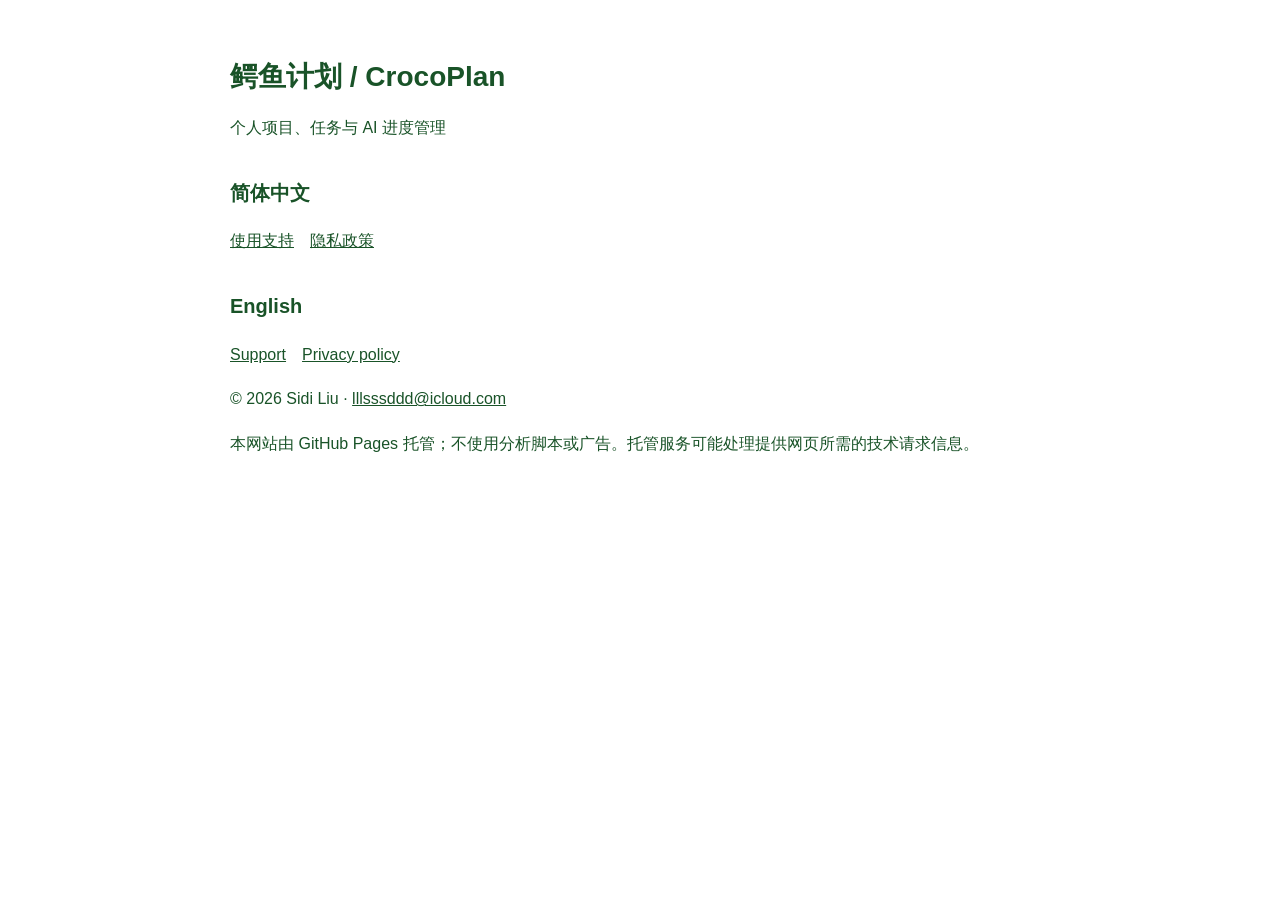
<file: index.html>
<!doctype html><html lang="zh-Hans"><head><meta charset="utf-8"><meta name="viewport" content="width=device-width,initial-scale=1"><title>鳄鱼计划 · 支持与隐私</title><link rel="stylesheet" href="style.css"></head><body><h1>鳄鱼计划 / CrocoPlan</h1><p>个人项目、任务与 AI 进度管理</p><h2>简体中文</h2><p><a href="support-zh-Hans.html">使用支持</a>　<a href="privacy-zh-Hans.html">隐私政策</a></p><h2>English</h2><p><a href="support-en-US.html">Support</a>　<a href="privacy-en-US.html">Privacy policy</a></p><p>© 2026 Sidi Liu · <a href="mailto:lllsssddd@icloud.com">lllsssddd@icloud.com</a></p><footer><p>本网站由 GitHub Pages 托管；不使用分析脚本或广告。托管服务可能处理提供网页所需的技术请求信息。</p></footer></body></html>
</file>
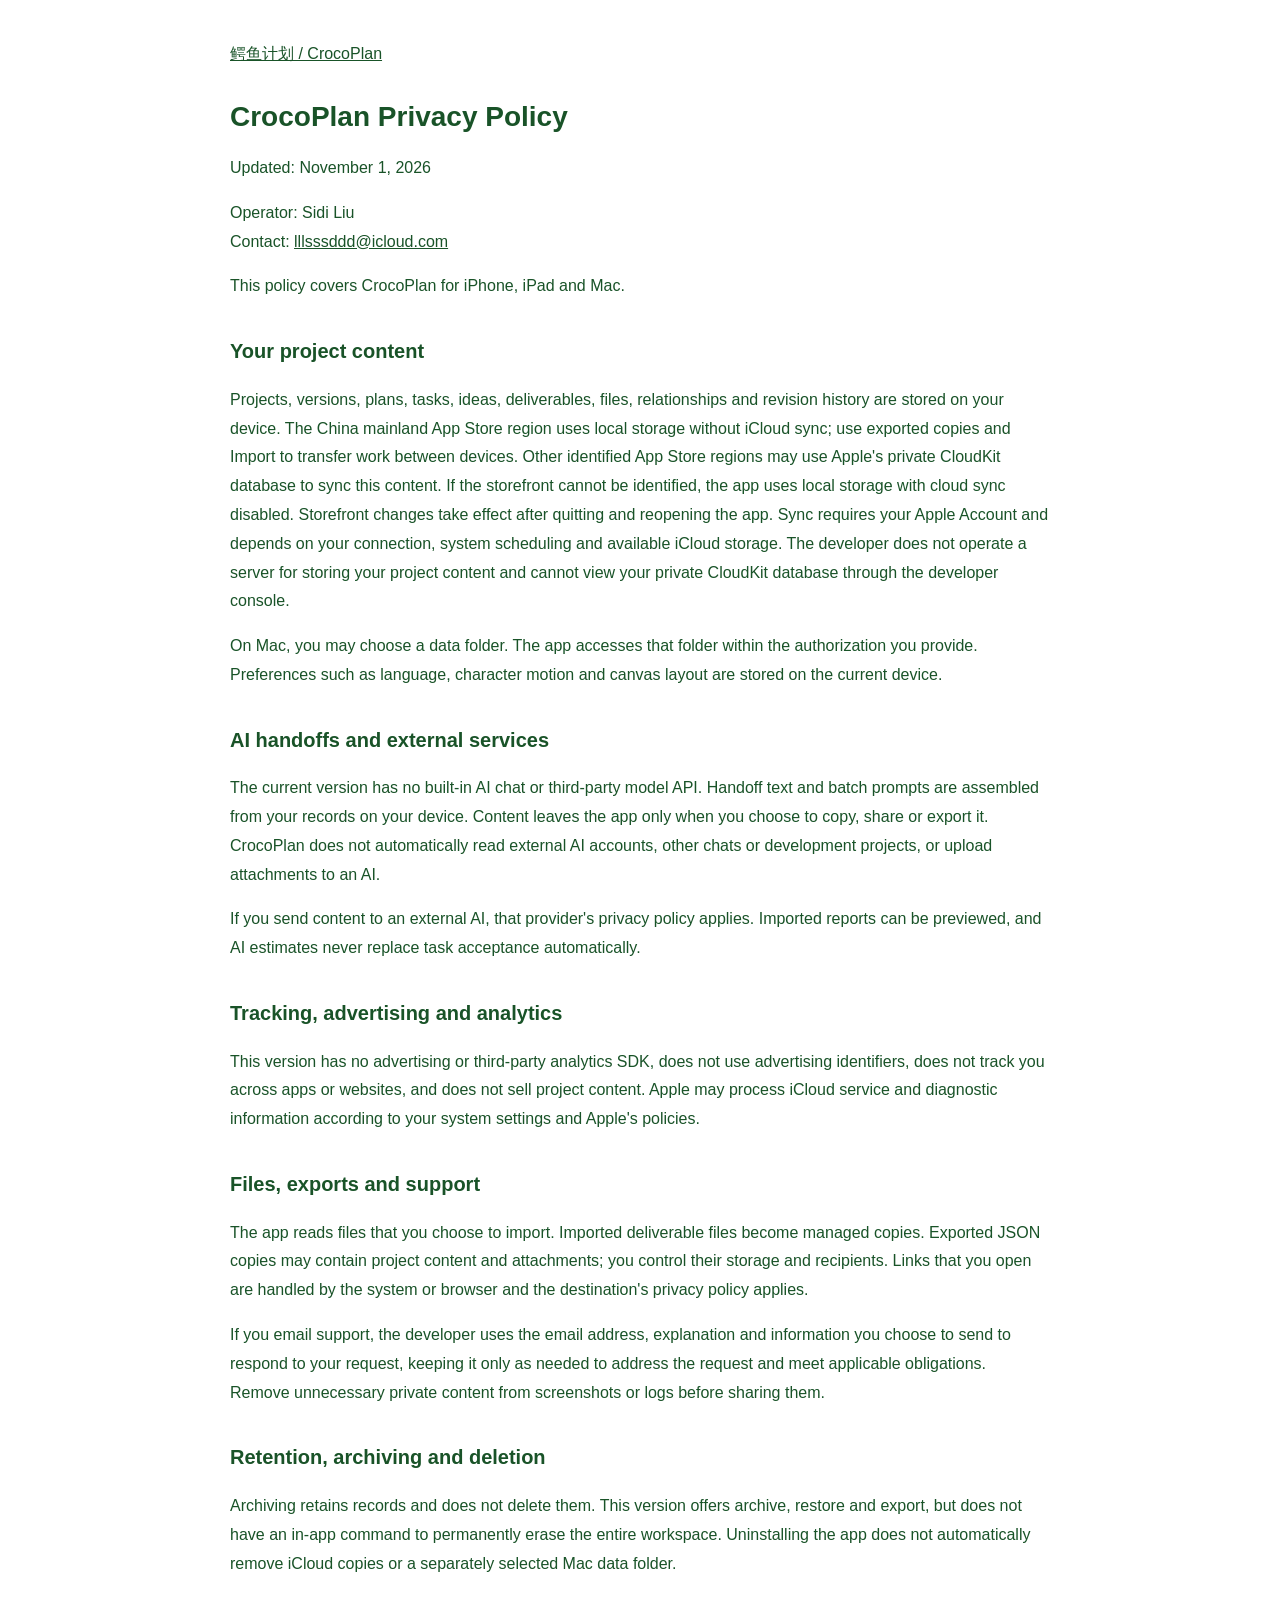
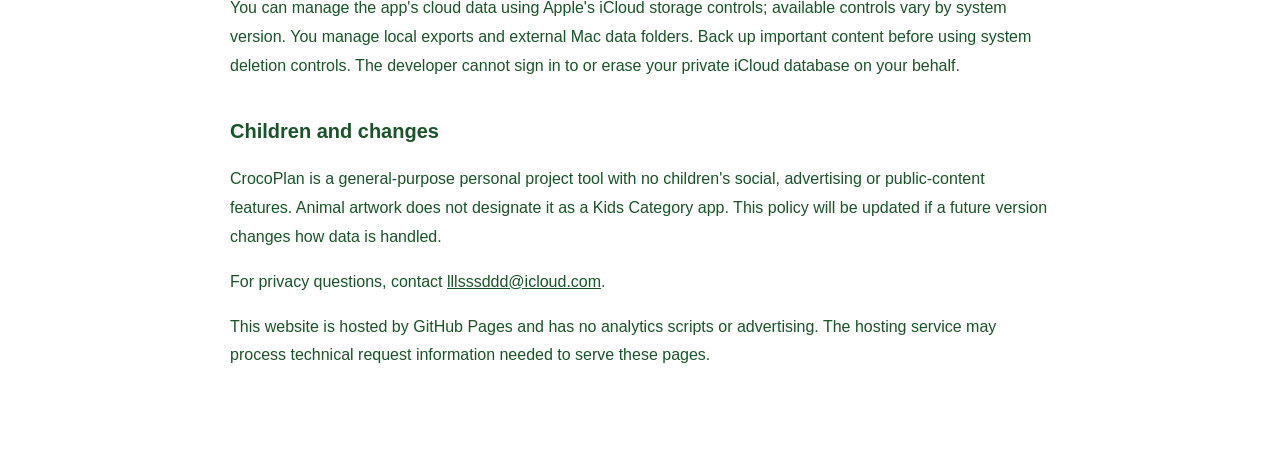
<file: privacy-en-US.html>
<!doctype html><html lang="en-US"><head><meta charset="utf-8"><meta name="viewport" content="width=device-width,initial-scale=1"><title>privacy · CrocoPlan</title><link rel="stylesheet" href="style.css"></head><body><nav><a href="index.html">鳄鱼计划 / CrocoPlan</a></nav><h1>CrocoPlan Privacy Policy</h1><p>Updated: November 1, 2026</p><p>Operator: Sidi Liu  
Contact: <a href="mailto:lllsssddd@icloud.com">lllsssddd@icloud.com</a></p><p>This policy covers CrocoPlan for iPhone, iPad and Mac.</p><h2>Your project content</h2><p>Projects, versions, plans, tasks, ideas, deliverables, files, relationships and revision history are stored on your device. The China mainland App Store region uses local storage without iCloud sync; use exported copies and Import to transfer work between devices. Other identified App Store regions may use Apple&#x27;s private CloudKit database to sync this content. If the storefront cannot be identified, the app uses local storage with cloud sync disabled. Storefront changes take effect after quitting and reopening the app. Sync requires your Apple Account and depends on your connection, system scheduling and available iCloud storage. The developer does not operate a server for storing your project content and cannot view your private CloudKit database through the developer console.</p><p>On Mac, you may choose a data folder. The app accesses that folder within the authorization you provide. Preferences such as language, character motion and canvas layout are stored on the current device.</p><h2>AI handoffs and external services</h2><p>The current version has no built-in AI chat or third-party model API. Handoff text and batch prompts are assembled from your records on your device. Content leaves the app only when you choose to copy, share or export it. CrocoPlan does not automatically read external AI accounts, other chats or development projects, or upload attachments to an AI.</p><p>If you send content to an external AI, that provider&#x27;s privacy policy applies. Imported reports can be previewed, and AI estimates never replace task acceptance automatically.</p><h2>Tracking, advertising and analytics</h2><p>This version has no advertising or third-party analytics SDK, does not use advertising identifiers, does not track you across apps or websites, and does not sell project content. Apple may process iCloud service and diagnostic information according to your system settings and Apple&#x27;s policies.</p><h2>Files, exports and support</h2><p>The app reads files that you choose to import. Imported deliverable files become managed copies. Exported JSON copies may contain project content and attachments; you control their storage and recipients. Links that you open are handled by the system or browser and the destination&#x27;s privacy policy applies.</p><p>If you email support, the developer uses the email address, explanation and information you choose to send to respond to your request, keeping it only as needed to address the request and meet applicable obligations. Remove unnecessary private content from screenshots or logs before sharing them.</p><h2>Retention, archiving and deletion</h2><p>Archiving retains records and does not delete them. This version offers archive, restore and export, but does not have an in-app command to permanently erase the entire workspace. Uninstalling the app does not automatically remove iCloud copies or a separately selected Mac data folder.</p><p>You can manage the app&#x27;s cloud data using Apple&#x27;s iCloud storage controls; available controls vary by system version. You manage local exports and external Mac data folders. Back up important content before using system deletion controls. The developer cannot sign in to or erase your private iCloud database on your behalf.</p><h2>Children and changes</h2><p>CrocoPlan is a general-purpose personal project tool with no children&#x27;s social, advertising or public-content features. Animal artwork does not designate it as a Kids Category app. This policy will be updated if a future version changes how data is handled.</p><p>For privacy questions, contact <a href="mailto:lllsssddd@icloud.com">lllsssddd@icloud.com</a>.
</p><footer><p>This website is hosted by GitHub Pages and has no analytics scripts or advertising. The hosting service may process technical request information needed to serve these pages.</p></footer></body></html>
</file>
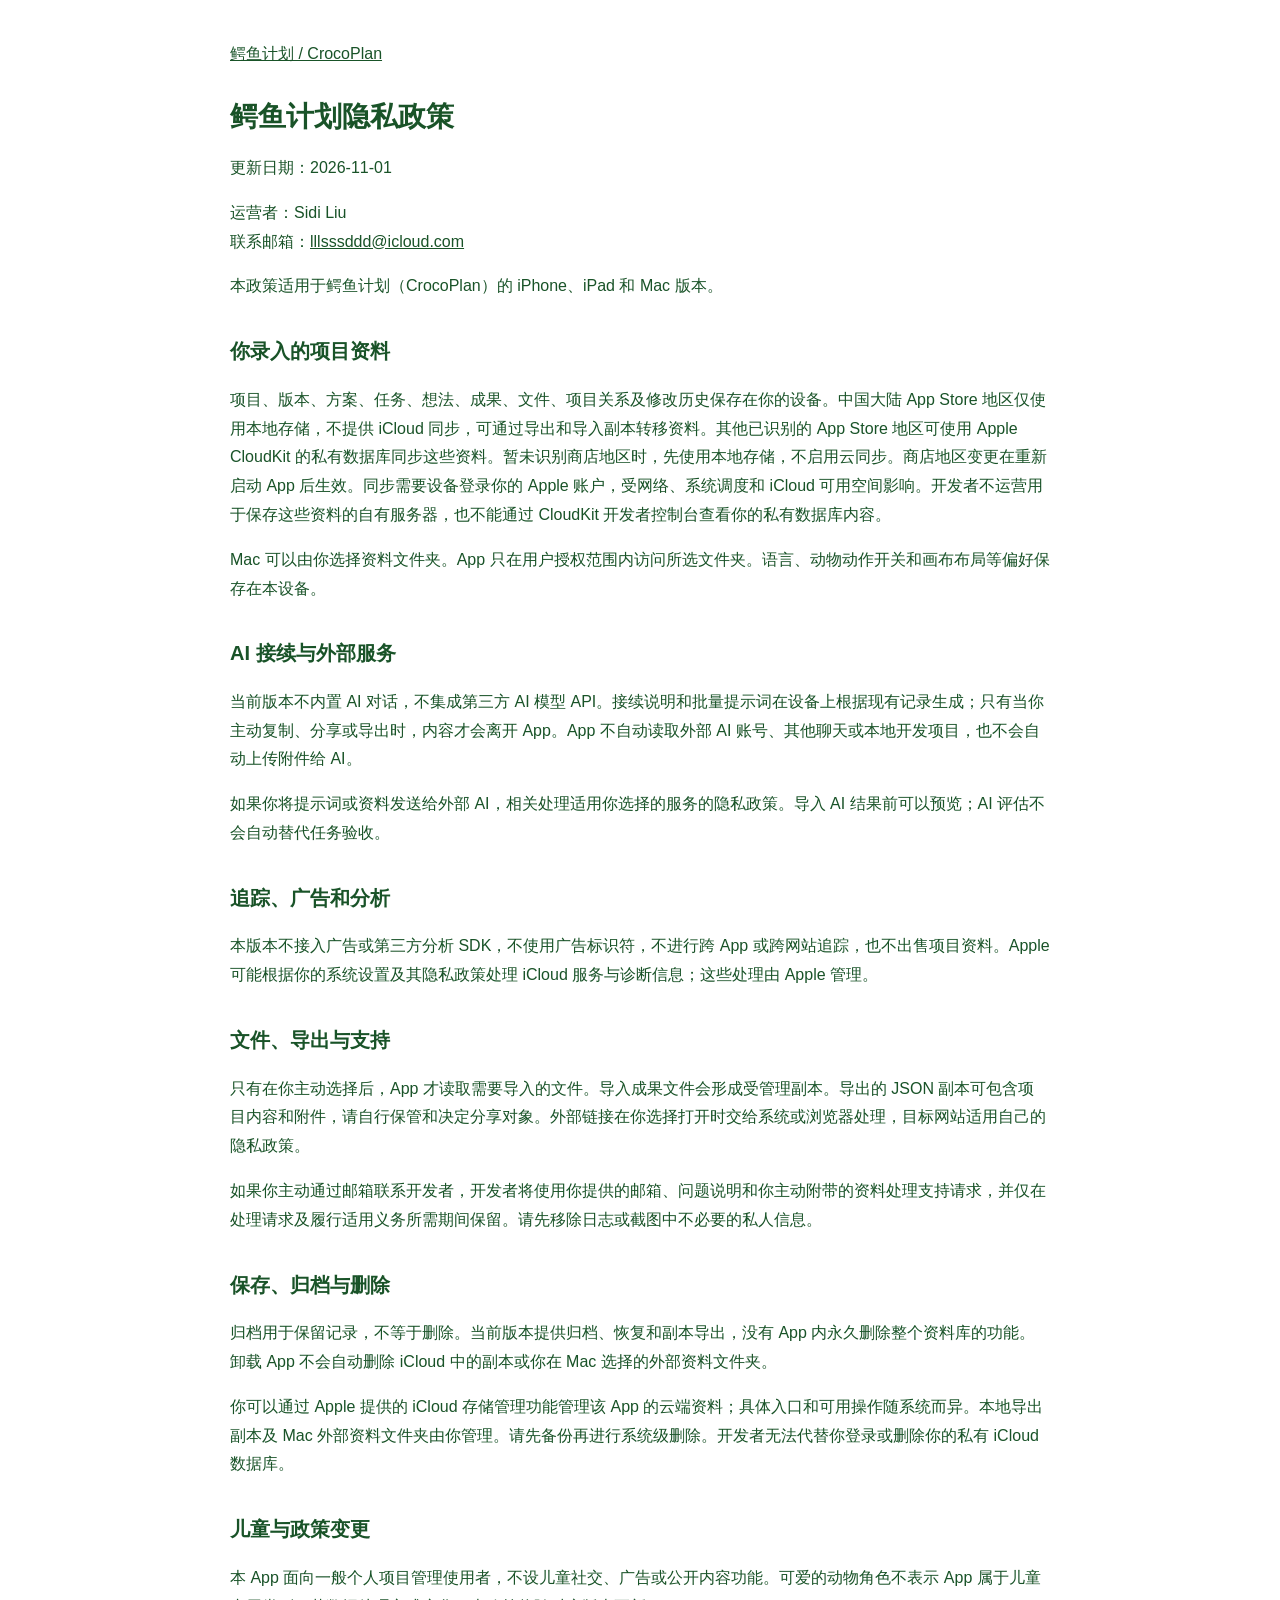
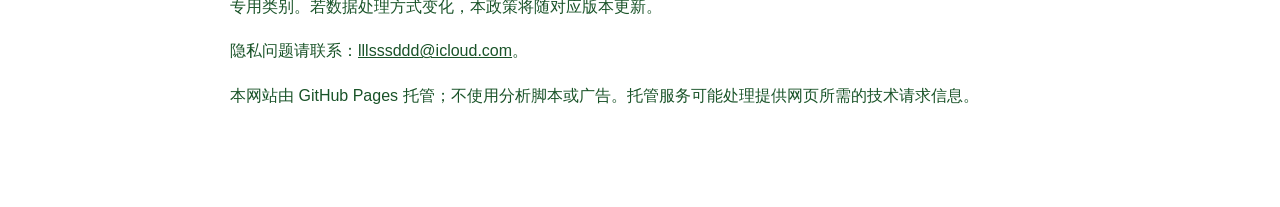
<file: privacy-zh-Hans.html>
<!doctype html><html lang="zh-Hans"><head><meta charset="utf-8"><meta name="viewport" content="width=device-width,initial-scale=1"><title>privacy · CrocoPlan</title><link rel="stylesheet" href="style.css"></head><body><nav><a href="index.html">鳄鱼计划 / CrocoPlan</a></nav><h1>鳄鱼计划隐私政策</h1><p>更新日期：2026-11-01</p><p>运营者：Sidi Liu  
联系邮箱：<a href="mailto:lllsssddd@icloud.com">lllsssddd@icloud.com</a></p><p>本政策适用于鳄鱼计划（CrocoPlan）的 iPhone、iPad 和 Mac 版本。</p><h2>你录入的项目资料</h2><p>项目、版本、方案、任务、想法、成果、文件、项目关系及修改历史保存在你的设备。中国大陆 App Store 地区仅使用本地存储，不提供 iCloud 同步，可通过导出和导入副本转移资料。其他已识别的 App Store 地区可使用 Apple CloudKit 的私有数据库同步这些资料。暂未识别商店地区时，先使用本地存储，不启用云同步。商店地区变更在重新启动 App 后生效。同步需要设备登录你的 Apple 账户，受网络、系统调度和 iCloud 可用空间影响。开发者不运营用于保存这些资料的自有服务器，也不能通过 CloudKit 开发者控制台查看你的私有数据库内容。</p><p>Mac 可以由你选择资料文件夹。App 只在用户授权范围内访问所选文件夹。语言、动物动作开关和画布布局等偏好保存在本设备。</p><h2>AI 接续与外部服务</h2><p>当前版本不内置 AI 对话，不集成第三方 AI 模型 API。接续说明和批量提示词在设备上根据现有记录生成；只有当你主动复制、分享或导出时，内容才会离开 App。App 不自动读取外部 AI 账号、其他聊天或本地开发项目，也不会自动上传附件给 AI。</p><p>如果你将提示词或资料发送给外部 AI，相关处理适用你选择的服务的隐私政策。导入 AI 结果前可以预览；AI 评估不会自动替代任务验收。</p><h2>追踪、广告和分析</h2><p>本版本不接入广告或第三方分析 SDK，不使用广告标识符，不进行跨 App 或跨网站追踪，也不出售项目资料。Apple 可能根据你的系统设置及其隐私政策处理 iCloud 服务与诊断信息；这些处理由 Apple 管理。</p><h2>文件、导出与支持</h2><p>只有在你主动选择后，App 才读取需要导入的文件。导入成果文件会形成受管理副本。导出的 JSON 副本可包含项目内容和附件，请自行保管和决定分享对象。外部链接在你选择打开时交给系统或浏览器处理，目标网站适用自己的隐私政策。</p><p>如果你主动通过邮箱联系开发者，开发者将使用你提供的邮箱、问题说明和你主动附带的资料处理支持请求，并仅在处理请求及履行适用义务所需期间保留。请先移除日志或截图中不必要的私人信息。</p><h2>保存、归档与删除</h2><p>归档用于保留记录，不等于删除。当前版本提供归档、恢复和副本导出，没有 App 内永久删除整个资料库的功能。卸载 App 不会自动删除 iCloud 中的副本或你在 Mac 选择的外部资料文件夹。</p><p>你可以通过 Apple 提供的 iCloud 存储管理功能管理该 App 的云端资料；具体入口和可用操作随系统而异。本地导出副本及 Mac 外部资料文件夹由你管理。请先备份再进行系统级删除。开发者无法代替你登录或删除你的私有 iCloud 数据库。</p><h2>儿童与政策变更</h2><p>本 App 面向一般个人项目管理使用者，不设儿童社交、广告或公开内容功能。可爱的动物角色不表示 App 属于儿童专用类别。若数据处理方式变化，本政策将随对应版本更新。</p><p>隐私问题请联系：<a href="mailto:lllsssddd@icloud.com">lllsssddd@icloud.com</a>。
</p><footer><p>本网站由 GitHub Pages 托管；不使用分析脚本或广告。托管服务可能处理提供网页所需的技术请求信息。</p></footer></body></html>
</file>
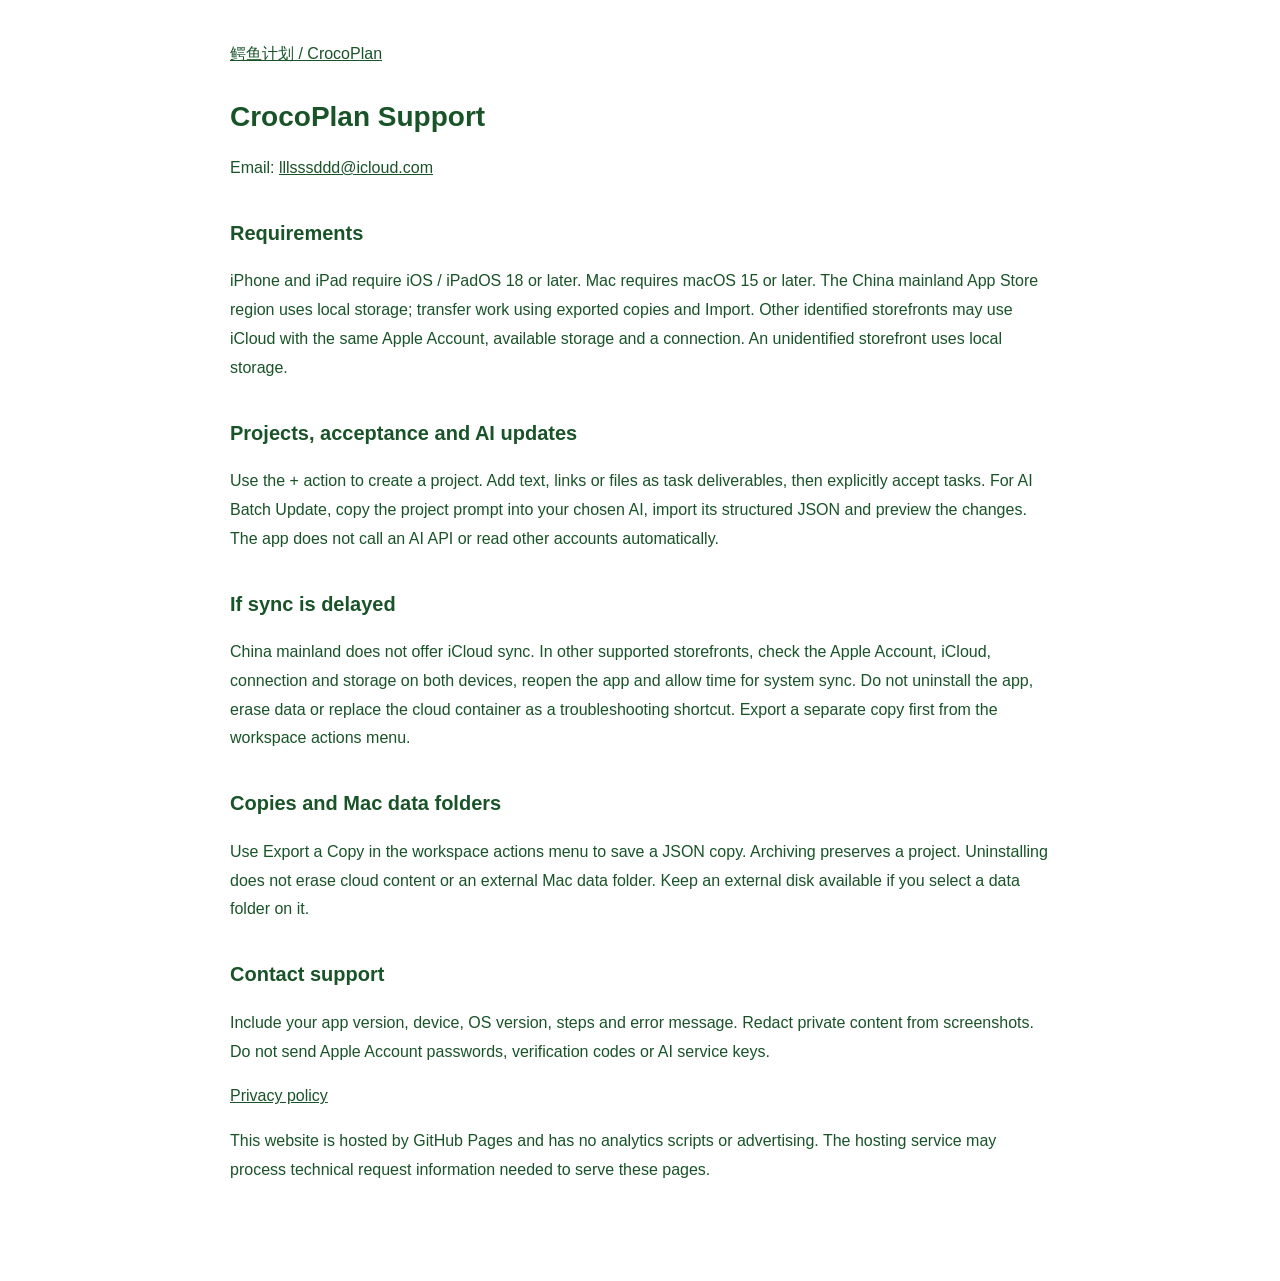
<file: support-en-US.html>
<!doctype html><html lang="en-US"><head><meta charset="utf-8"><meta name="viewport" content="width=device-width,initial-scale=1"><title>support · CrocoPlan</title><link rel="stylesheet" href="style.css"></head><body><nav><a href="index.html">鳄鱼计划 / CrocoPlan</a></nav><h1>CrocoPlan Support</h1><p>Email: <a href="mailto:lllsssddd@icloud.com">lllsssddd@icloud.com</a></p><h2>Requirements</h2><p>iPhone and iPad require iOS / iPadOS 18 or later. Mac requires macOS 15 or later. The China mainland App Store region uses local storage; transfer work using exported copies and Import. Other identified storefronts may use iCloud with the same Apple Account, available storage and a connection. An unidentified storefront uses local storage.</p><h2>Projects, acceptance and AI updates</h2><p>Use the + action to create a project. Add text, links or files as task deliverables, then explicitly accept tasks. For AI Batch Update, copy the project prompt into your chosen AI, import its structured JSON and preview the changes. The app does not call an AI API or read other accounts automatically.</p><h2>If sync is delayed</h2><p>China mainland does not offer iCloud sync. In other supported storefronts, check the Apple Account, iCloud, connection and storage on both devices, reopen the app and allow time for system sync. Do not uninstall the app, erase data or replace the cloud container as a troubleshooting shortcut. Export a separate copy first from the workspace actions menu.</p><h2>Copies and Mac data folders</h2><p>Use Export a Copy in the workspace actions menu to save a JSON copy. Archiving preserves a project. Uninstalling does not erase cloud content or an external Mac data folder. Keep an external disk available if you select a data folder on it.</p><h2>Contact support</h2><p>Include your app version, device, OS version, steps and error message. Redact private content from screenshots. Do not send Apple Account passwords, verification codes or AI service keys.
</p><p><a href="privacy-en-US.html">Privacy policy</a></p><footer><p>This website is hosted by GitHub Pages and has no analytics scripts or advertising. The hosting service may process technical request information needed to serve these pages.</p></footer></body></html>
</file>
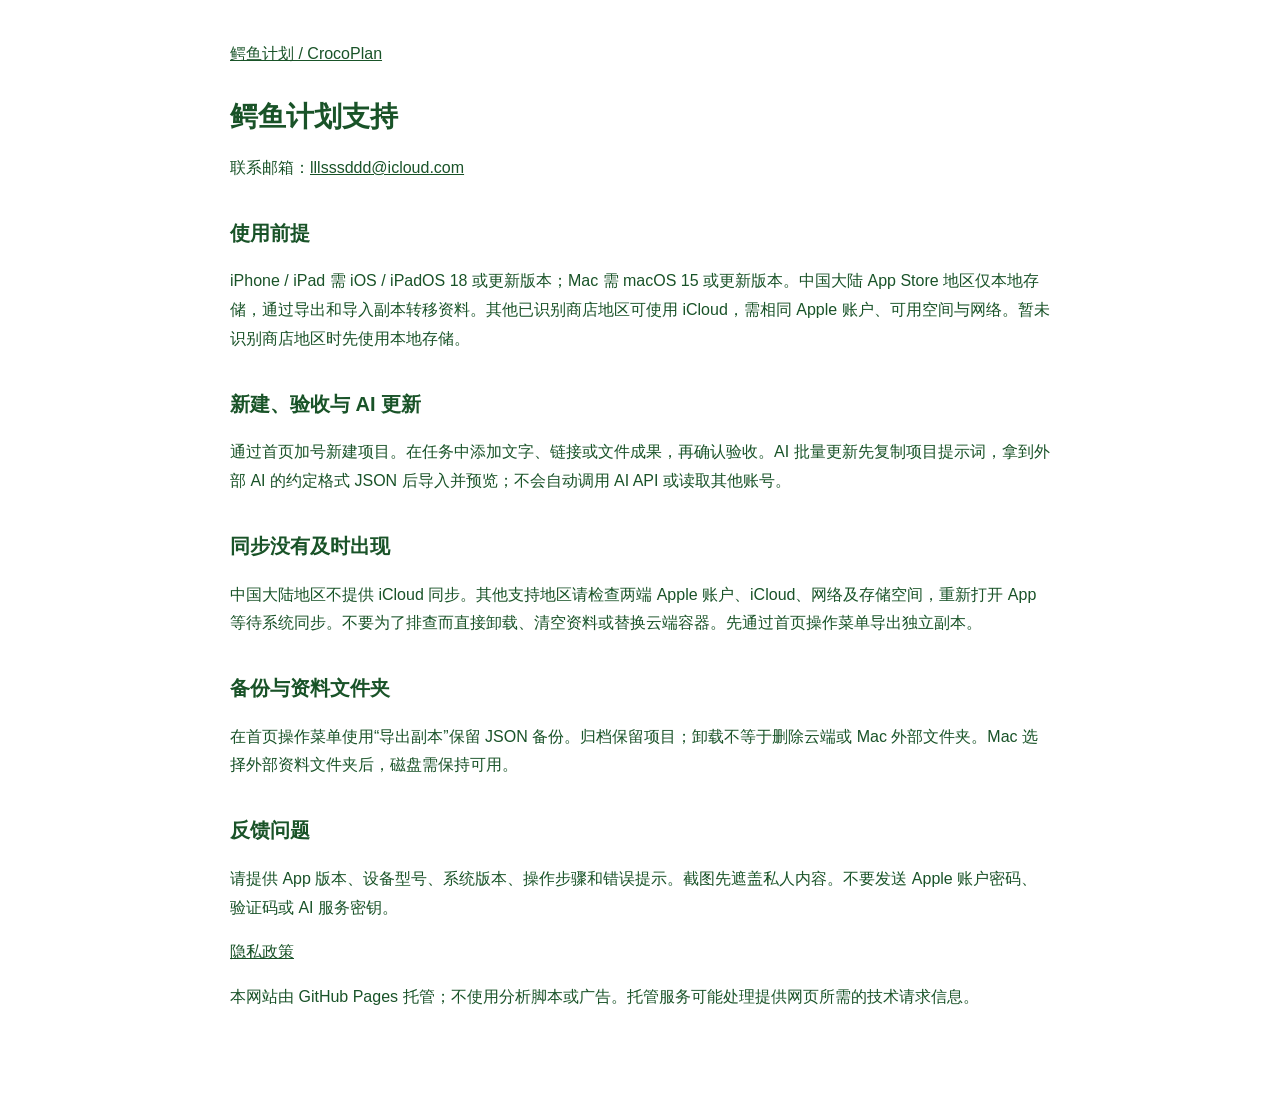
<file: support-zh-Hans.html>
<!doctype html><html lang="zh-Hans"><head><meta charset="utf-8"><meta name="viewport" content="width=device-width,initial-scale=1"><title>support · CrocoPlan</title><link rel="stylesheet" href="style.css"></head><body><nav><a href="index.html">鳄鱼计划 / CrocoPlan</a></nav><h1>鳄鱼计划支持</h1><p>联系邮箱：<a href="mailto:lllsssddd@icloud.com">lllsssddd@icloud.com</a></p><h2>使用前提</h2><p>iPhone / iPad 需 iOS / iPadOS 18 或更新版本；Mac 需 macOS 15 或更新版本。中国大陆 App Store 地区仅本地存储，通过导出和导入副本转移资料。其他已识别商店地区可使用 iCloud，需相同 Apple 账户、可用空间与网络。暂未识别商店地区时先使用本地存储。</p><h2>新建、验收与 AI 更新</h2><p>通过首页加号新建项目。在任务中添加文字、链接或文件成果，再确认验收。AI 批量更新先复制项目提示词，拿到外部 AI 的约定格式 JSON 后导入并预览；不会自动调用 AI API 或读取其他账号。</p><h2>同步没有及时出现</h2><p>中国大陆地区不提供 iCloud 同步。其他支持地区请检查两端 Apple 账户、iCloud、网络及存储空间，重新打开 App 等待系统同步。不要为了排查而直接卸载、清空资料或替换云端容器。先通过首页操作菜单导出独立副本。</p><h2>备份与资料文件夹</h2><p>在首页操作菜单使用“导出副本”保留 JSON 备份。归档保留项目；卸载不等于删除云端或 Mac 外部文件夹。Mac 选择外部资料文件夹后，磁盘需保持可用。</p><h2>反馈问题</h2><p>请提供 App 版本、设备型号、系统版本、操作步骤和错误提示。截图先遮盖私人内容。不要发送 Apple 账户密码、验证码或 AI 服务密钥。
</p><p><a href="privacy-zh-Hans.html">隐私政策</a></p><footer><p>本网站由 GitHub Pages 托管；不使用分析脚本或广告。托管服务可能处理提供网页所需的技术请求信息。</p></footer></body></html>
</file>
<file: style.css>
body{max-width:820px;margin:auto;padding:40px 24px 80px;background:#fff;color:#195328;font:16px/1.8 -apple-system,BlinkMacSystemFont,"PingFang SC",sans-serif}h1{font-size:28px;line-height:1.3}h2{font-size:20px;margin-top:32px}a{color:#195328}.draft{padding:12px 16px;background:#f3e8cc;border-radius:14px;margin-bottom:24px}nav{margin-bottom:30px}p{white-space:pre-wrap}
</file>
